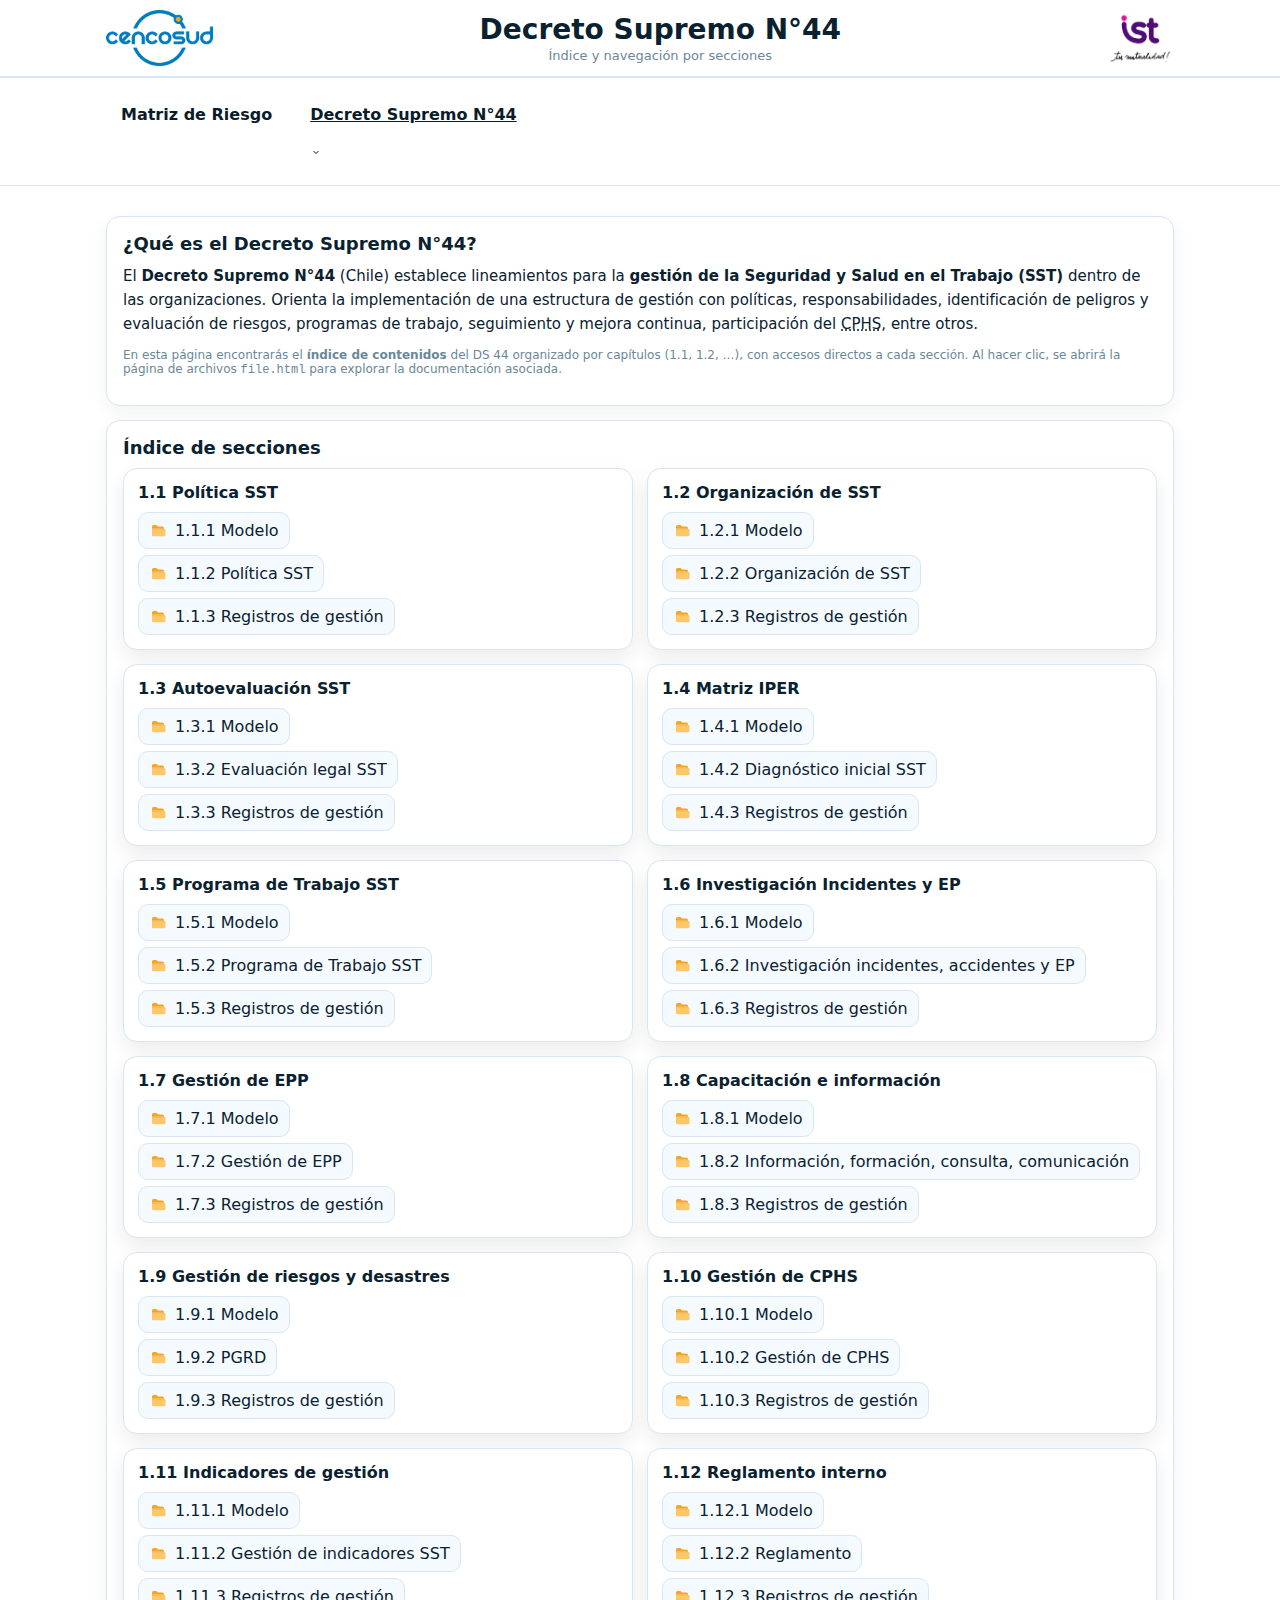
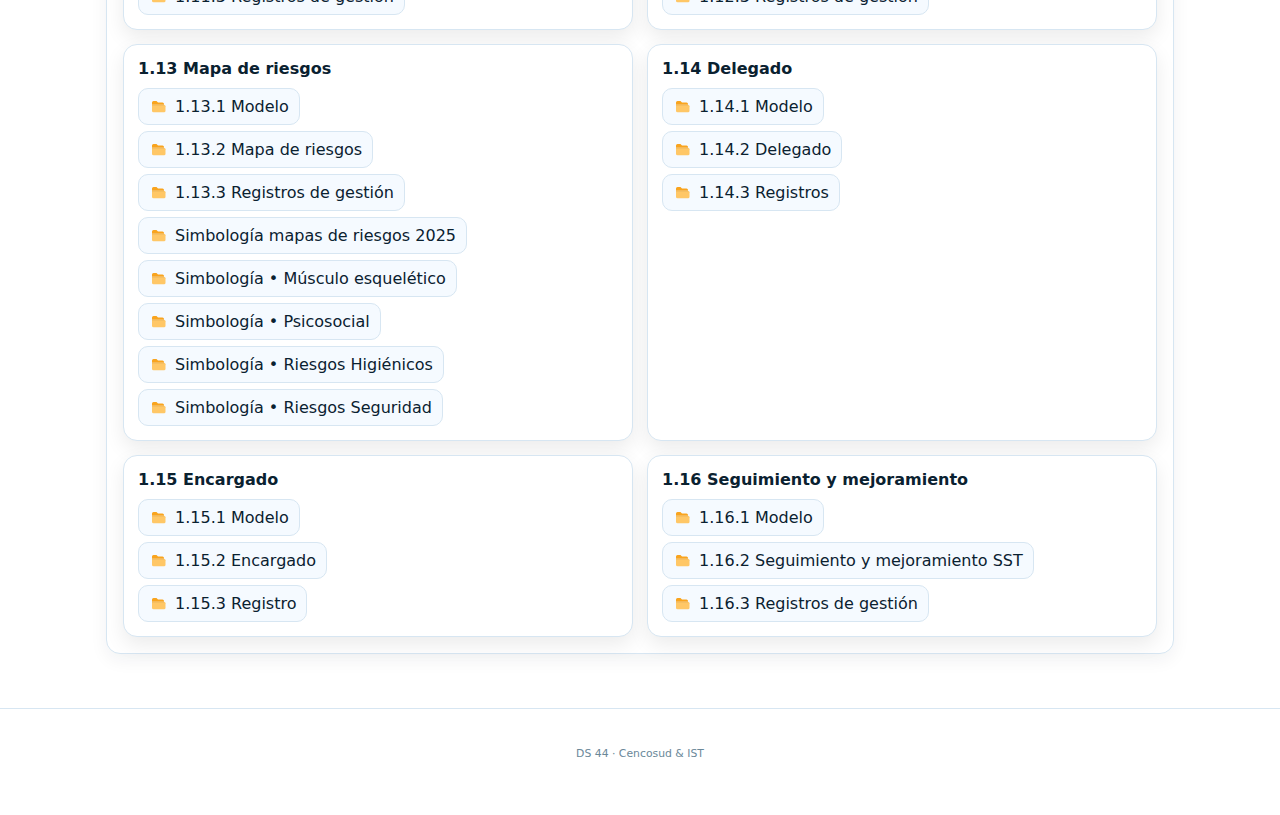
<file: ds44.html>
<!DOCTYPE html>
<html lang="es">
<head>
    <meta charset="UTF-8" />
    <meta name="viewport" content="width=device-width, initial-scale=1" />
    <title>Decreto Supremo N°44</title>

    <!-- Estilos base del sitio -->
    <link rel="stylesheet" href="style.css" />
    <!-- Estilos específicos de esta página -->
    <link rel="stylesheet" href="ds44.css" />

    <!-- Navbar / mega-menú (mismo que index) -->
    <script src="menu.js" defer></script>
    <!-- Render del índice DS44 (esta página) -->
    <script src="ds44_index.js" defer></script>
    <script src="ds44_manifest.js" defer></script>

</head>
<body>

    <!-- ======= BARRA DE MARCA (logos) ======= -->
    <header class="brandbar" role="banner">
        <div class="brandbar__inner container">
        <div class="brandbar__left">
            <img src="static/img/logo_cencosud.png" alt="Cencosud" class="brand-logo brand-logo--cenco" />
        </div>

        <div class="brandbar__title">
            <h1>Decreto Supremo N°44</h1>
            <p class="brandbar__subtitle">Índice y navegación por secciones</p>
        </div>

        <div class="brandbar__right">
            <img src="static/img/logo_ist.png" alt="IST" class="brand-logo brand-logo--ist" />
        </div>
        </div>
    </header>

    <!-- ======= NAVBAR SUPERIOR (atajos) ======= -->
    <nav class="subnav" role="navigation" aria-label="Índice principal">
        <div class="container subnav__inner">
        <ul class="subnav__list">
            <li class="subnav__item">
            <a class="subnav__link" href="index.html">Matriz de Riesgo</a>
            </li>

            <li class="subnav__item subnav__item--hasmenu">
            <!-- Enlace directo a esta misma página (activo) -->
            <a class="subnav__link is-active" href="ds44.html"><strong>Decreto Supremo N°44</strong></a>
            <!-- Botón sólo para abrir el mega-menú (si lo usas) -->
            <button class="subnav__toggle" type="button"
                    aria-haspopup="true" aria-expanded="false" aria-controls="menu-ds44"
                    title="Abrir menú DS44">
                <svg class="subnav__chev" width="12" height="12" viewBox="0 0 24 24" aria-hidden="true">
                <path d="M7 10l5 5 5-5" fill="none" stroke="currentColor" stroke-width="2"/>
                </svg>
            </button>

            <!-- Mega menú (opcional). Puedes poblarlo igual que en index si quieres. -->
            <div id="menu-ds44" class="mega" hidden>
                <div class="mega__scroll">
                <p class="muted small" style="margin:8px 0 0">Usa los accesos rápidos de abajo en la página.</p>
                </div>
            </div>
            </li>
        </ul>
        </div>
    </nav>

    <main class="container">
        <!-- Intro / explicación -->
        <section class="panel ds-hero">
        <h2 class="panel-title">¿Qué es el Decreto Supremo N°44?</h2>
        <p class="ds-lead">
            El <strong>Decreto Supremo N°44</strong> (Chile) establece lineamientos para la
            <strong>gestión de la Seguridad y Salud en el Trabajo (SST)</strong> dentro de las
            organizaciones. Orienta la implementación de una estructura de gestión con
            políticas, responsabilidades, identificación de peligros y evaluación de riesgos,
            programas de trabajo, seguimiento y mejora continua, participación del
            <abbr title="Comité Paritario de Higiene y Seguridad">CPHS</abbr>, entre otros.
        </p>
        <p class="muted small">
            En esta página encontrarás el <strong>índice de contenidos</strong> del DS 44 organizado por
            capítulos (1.1, 1.2, …), con accesos directos a cada sección. Al hacer clic,
            se abrirá la página de archivos <code>file.html</code> para explorar la documentación asociada.
        </p>
        </section>

        <!-- Accesos rápidos por sección -->
        <section class="panel">
        <h3 class="panel-title">Índice de secciones</h3>

        <!-- Aquí renderiza ds44_index.js -->
        <div id="ds44-toc" class="toc-grid" aria-live="polite">
            <!-- Contenido dinámico -->
        </div>
        </section>
    </main>

    <footer class="footer">
        <div class="container"><small>DS 44 · Cencosud & IST</small></div>
    </footer>
</body>
</html>
</file>
<file: style.css>
/* =========================
   Paleta Cencosud (claro)
   ========================= */
:root{
    /* Marca */
    --cenco-blue:   #007CC1;
    --cenco-blue-2: #006AA7;   /* hover/active */
    --cenco-orange: #F9A41E;

    /* Superficies claras */
    --bg:    #ffffff;
    --panel: #ffffff;

    /* Texto y estados */
    --text:  #0a2130;
    --muted: #6a8899;

    /* Contornos y rellenos suaves */
    --border:     #d7e6f2;
    --pill:       #f5faff;
    --pill-hover: #ecf6fd;

    /* Tablas / bloques */
    --table-head: #e8f4fb;
    --chip:       #eef7fd;

    /* Acentos */
    --accent:   var(--cenco-blue);
    --accent-2: var(--cenco-orange);

    /* Colores de categorías de riesgo (según matriz) */
    --risk-low-bg:    #e7f7ee;
    --risk-low-fg:    #0f5132;
    --risk-low-br:    #7ad6a5;

    --risk-med-bg:    #fff8d6;
    --risk-med-fg:    #664d03;
    --risk-med-br:    #ffe066;

    --risk-high-bg:   #ffe3e3;
    --risk-high-fg:   #842029;
    --risk-high-br:   #ffa0a0;
}

/* Reset mínimo */
*{ box-sizing: border-box; }
html,body{ height:100%; }
body{
    margin:0;
    font-family: Inter, system-ui, -apple-system, Segoe UI, Roboto, Arial, sans-serif;
    color: var(--text);
    background: var(--bg);
}

/* Layout base */
.container{ width:100%; max-width:1100px; padding:16px; margin:0 auto; }

/* (Si usas cabecera) */
.topbar{
    background: linear-gradient(180deg, rgba(0,124,193,.08), transparent 60%);
    border-bottom: 1px solid var(--border);
}
.title{ margin:12px 0 4px; font-size:28px; letter-spacing:.2px; }
.subtitle{ margin:0 0 8px; color:var(--muted); font-size:14px; }

/* Panel */
.panel{
    background: var(--panel);
    border: 1px solid var(--border);
    border-radius: 14px;
    padding: 16px;
    margin: 14px 0;
    box-shadow: 0 6px 18px rgba(0,33,48,.06);
}
.panel-title{ margin:0 0 10px; font-size:18px; color: var(--text); }

/* Controles / filtros */
.filters{ display:flex; flex-wrap:wrap; gap:12px 16px; align-items:center; }
.field{ display:grid; gap:6px; min-width:260px; }
.field span{ font-size:12px; color:var(--muted); }

.field input[type="text"],
.field select{
    background: var(--pill);
    border:1px solid var(--border);
    color: var(--text);
    padding:10px 12px;
    border-radius:10px;
    outline:none;
}
.field input[type="text"]::placeholder{ color:#99b7c9; }
.field input[type="text"]:focus,
.field select:focus{
    border-color: var(--accent);
    box-shadow: 0 0 0 3px rgba(0,124,193,.18);
}

/* Botón primario */
.btn{
    background: var(--accent);
    color:#ffffff;
    border:0;
    padding:10px 14px;
    border-radius:10px;
    cursor:pointer;
    transition: background .15s ease, transform .06s ease, box-shadow .15s ease;
    box-shadow: 0 3px 0 rgba(0,0,0,.08);
}
.btn:hover{ background: var(--cenco-blue-2); transform: translateY(-1px); }
.btn[disabled]{ opacity:.6; cursor:not-allowed; }

/* Estado / texto auxiliar */
.status{ margin-top:10px; color:var(--muted); font-size:14px; }
.muted{ color:var(--muted); }
.small{ font-size:12px; }

/* Hojas */
.sheets{ display:flex; flex-wrap:wrap; gap:10px; }
.sheet-pill{
    appearance:none;
    background: var(--pill);
    color: var(--text);
    border:1px solid var(--border);
    padding:10px 14px;
    border-radius:999px;
    font-size:14px;
    cursor:pointer;
    user-select:none;
    transition: transform .06s ease, background .15s ease, border .15s ease, color .15s ease;
}
.sheet-pill:hover, .sheet-pill:focus{
    background: var(--pill-hover);
    border-color: var(--accent);
    color: #063754;
    transform: translateY(-1px);
}
.sheet-pill:focus{ outline:2px solid rgba(0,124,193,.35); }
.sheet-pill[disabled]{ opacity:.5; cursor:not-allowed; }

/* Tabla previa (si se usa) */
.preview{
    width:100%;
    max-height:65vh;
    overflow:auto;
    border:1px solid var(--border);
    border-radius:10px;
    background:#fff;
    padding:8px;
}
.preview table{ border-collapse:collapse; width:100%; font-size:14px; background:#fff; }
.preview th, .preview td{
    border:1px solid var(--border);
    padding:6px 8px;
    white-space:nowrap;
    color: var(--text);
}
.preview th{
    background: var(--table-head);
    position: sticky; top:0;
    color:#0a2130;
}

/* Footer */
.footer{
    text-align:center;
    padding:20px 0 40px;
    color:var(--muted);
    font-size:13px;
    border-top:1px solid var(--border);
    margin-top:24px;
}
.footer a{ color:var(--accent); text-decoration:none; }
.footer a:hover{ text-decoration:underline; }

/* Separador entre vistas */
.divider{ border-left:6px solid var(--accent-2); }

/* ===== Vista de TARJETAS (D → R) ===== */
.cards{ display:grid; grid-template-columns:repeat(12,1fr); gap:14px; }
.risk-card{
    grid-column: span 12;
    background:#fff;
    border:1px solid var(--border);
    border-radius:16px;
    padding:16px;
    display:grid; gap:10px;
}
@media (min-width:860px){ .risk-card{ grid-column: span 6; } }

.rc-top{ display:flex; flex-wrap:wrap; gap:8px; align-items:center; }
.chip{
    background: var(--chip);
    border:1px solid #c6e0ef;
    color:#063754;
    padding:6px 10px;
    border-radius:999px;
    font-size:12px;
}
.chip-flag{   background: #fff6e6; color:#7a4b00; border-color:#ffd18a; }
.chip-person{ background: #e9f6ff; color:#00476d; border-color:#badef1; }
.chip-proc{   background: #e9f6ff; color:#00476d; border-color:#badef1; }
.chip-act{    background: #fff6e6; color:#7a4b00; border-color:#ffd18a; }

.rc-section{
    background:#f7fbfe;
    border:1px dashed #c9e3f3;
    border-radius:12px;
    padding:12px;
}
.rc-grid{ display:grid; grid-template-columns:1fr; gap:10px; }
@media (min-width:640px){ .rc-grid{ grid-template-columns:1fr 1fr; } }
.rc-title{ font-size:13px; color:#41667a; margin-bottom:6px; }
.rc-value{ font-size:14px; color:var(--text); white-space:pre-wrap; }

/* Métricas Probabilidad / VR */
.metrics{ display:grid; grid-template-columns:repeat(12,1fr); gap:10px; }
.metric{
    grid-column: span 12;
    background:#f7fbfe;
    border:1px solid #c9e3f3;
    border-radius:12px;
    padding:10px;
}
@media (min-width:640px){ .metric{ grid-column: span 6; } }
.metric h4{ margin:0 0 8px; font-size:14px; color:#0a2130; }
.metric .badges{ display:flex; gap:6px; flex-wrap:wrap; }
.badge{
    display:inline-block;
    padding:4px 8px;
    border-radius:8px;
    border:1px solid #c6e0ef;
    font-size:12px;
    background:#eaf6ff;
    color:#063754;
}

/* Valorización/Revalorización con categorías */
.score{
    margin-top:6px;
    display:inline-block;
    padding:6px 10px;
    border-radius:10px;
    font-weight:600;
    font-size:13px;
    border:1px solid var(--border);
    background:#fff;
    color:var(--text);
}
.score--low{
    background: var(--risk-low-bg);
    color: var(--risk-low-fg);
    border-color: var(--risk-low-br);
}
.score--medium{
    background: var(--risk-med-bg);
    color: var(--risk-med-fg);
    border-color: var(--risk-med-br);
}
.score--high{
    background: var(--risk-high-bg);
    color: var(--risk-high-fg);
    border-color: var(--risk-high-br);
}

/* Medidas de control */
.controls{
    background:#f7fbfe;
    border:1px solid #c9e3f3;
    border-radius:12px;
    padding:10px;
}
.controls ul{ margin:6px 0 0; padding-left:18px; }
.controls li{ margin:4px 0; }
/* ======= Barra de marca (logos y título) ======= */
.brandbar{
    background: #fff;
    border-bottom: 1px solid var(--border);
}
.brandbar__inner{
    display: grid;
    grid-template-columns: auto 1fr auto;
    align-items: center;
    gap: 12px;
    padding-top: 10px;
    padding-bottom: 10px;
}
.brand-logo{
    display:block;
    height: 40px;            /* móvil */
    width: auto;
    object-fit: contain;
}
.brand-logo--cenco{ height: 44px; }
.brand-logo--ist{ height: 40px; }

.brandbar__title{
    text-align: center;
}
.brandbar__title h1{
    margin: 0;
    font-size: 22px;
    line-height: 1.2;
    color: var(--text);
}
.brandbar__subtitle{
    margin: 2px 0 0;
    font-size: 12px;
    color: var(--muted);
}

@media (min-width: 768px){
    .brand-logo{ height: 52px; }
    .brand-logo--cenco{ height: 56px; }
    .brandbar__title h1{ font-size: 28px; }
    .brandbar__subtitle{ font-size: 13px; }
}
.controls ul.clean-list { list-style: disc; padding-left: 18px; margin: 6px 0 0; }
.controls ul.clean-list li { margin: 4px 0; }

/* ===== Encabezado de marca dentro de cada tarjeta ===== */
.risk-card .card-brandbar{
    display:flex;
    align-items:center;
    justify-content:space-between;
    gap:12px;
    padding:8px 10px;
    background:#ffffff;
    border:1px solid #e5e7eb;
    border-radius:12px;
    box-shadow:0 1px 2px rgba(0,0,0,.04);
    margin-bottom:10px;
}

.risk-card .card-brandbar .brand-mini{
    height:28px;            /* ajusta si quieres más grande */
    width:auto;
    max-width:120px;
    object-fit:contain;
}

.risk-card .card-brandbar .brand-title{
    flex:1;
    text-align:center;
    font-size:14px;
    font-weight:700;
    letter-spacing:.06em;
    text-transform:uppercase;
    color: var(--cenco-blue, #007CC1);
    padding:0 8px;
    word-break:break-word;
}
.risk-card.exporting .dl-card-btn { display: none !important; }
/* ====== NAVBAR ====== */
.subnav {
    background:#fff;
    border-top:1px solid var(--border, #e5e7eb);
    border-bottom:1px solid var(--border, #e5e7eb);
    position: sticky; top: 0; z-index: 20; /* fija bajo header si quieres */
}
.subnav__inner { display:flex; align-items:center; justify-content:flex-start; }
.subnav__list { list-style:none; margin:0; padding:0; display:flex; gap:8px; }
.subnav__item { position:relative; }
.subnav__link,
.subnav__toggle {
    display:flex; align-items:center; gap:6px;
    padding:10px 14px; border-radius:10px;
    background:#fff; color: var(--text-dark, #0b1b2a);
    border:1px solid transparent; cursor:pointer; text-decoration:none;
    font-weight:600;
}
.subnav__link:hover,
.subnav__toggle:hover,
.subnav__link:focus-visible,
.subnav__toggle:focus-visible {
    color: var(--cenco-blue, #007CC1);
    border-color: var(--border, #e5e7eb);
    outline: none;
}
.subnav__chev { transition: transform .2s ease; }
.subnav__item--open .subnav__chev { transform: rotate(180deg); }

/* Mega menú */
.mega {
    position:absolute; left:0; top:calc(100% + 8px);
    width: min(100vw, 1100px);
    background:#fff; border:1px solid var(--border, #e5e7eb);
    border-radius:14px; box-shadow:0 12px 28px rgba(0,0,0,.12);
    padding:12px; z-index: 25;
}
.mega__scroll { max-height: 60vh; overflow:auto; padding-right:6px; }

/* Árbol con details/summary */
.tree { margin:0 0 8px; padding:10px; border:1px solid var(--border, #e5e7eb); border-radius:10px; }
.tree > summary { cursor:pointer; font-weight:700; color: var(--cengo-blue, #007CC1); }
.tree ul { margin:8px 0 0 18px; padding:0; list-style: none; }
.tree li { margin:4px 0; }
.tree a { color:#0b1b2a; text-decoration:none; padding:2px 0; display:inline-block; }
.tree a:hover { color: var(--cenco-blue, #007CC1); text-decoration: underline; }

/* Responsive */
@media (max-width: 720px){
    .subnav__list { gap:6px; }
    .subnav__link, .subnav__toggle { padding:8px 12px; }
    .mega { width: calc(100vw - 16px); left: 8px; }
}
</file>
<file: ds44.css>
/* ===== DS44 — estilos específicos (usa variables de style.css) ===== */

.ds-hero {
    background: var(--panel);
    border: 1px solid var(--border);
    border-radius: 14px;
}

.ds-lead {
    font-size: 15px;
    line-height: 1.6;
    margin: 8px 0 0;
}

/* Grilla de “tarjetas de sección” */
.toc-grid {
    display: grid;
    grid-template-columns: repeat(12, 1fr);
    gap: 14px;
}

/* Cada bloque de capítulo (p. ej., 1.1, 1.2, ...) */
.toc-section {
    grid-column: span 12;
    background: var(--panel);
    border: 1px solid var(--border);
    border-radius: 14px;
    padding: 14px;
    box-shadow: 0 8px 20px rgba(0,0,0,0.08);
}
@media (min-width: 900px) {
    .toc-section { grid-column: span 6; }
}

.toc-section h4 {
    margin: 0 0 10px;
    font-size: 16px;
}

/* Lista de subítems */
.toc-list {
    list-style: none;
    padding-left: 0;
    margin: 0;
    display: grid;
    grid-template-columns: 1fr;
    gap: 6px;
}

/* Enlaces con icono de carpeta */
.folder-link {
    display: inline-flex;
    align-items: center;
    gap: 8px;
    padding: 8px 10px;
    border-radius: 10px;
    text-decoration: none;
    color: var(--text);
    background: var(--pill);
    border: 1px solid var(--border);
    transition: transform 0.06s ease, background 0.15s ease, border 0.15s ease;
}
.folder-link:hover,
.folder-link:focus {
    background: var(--pill-hover);
    border-color: color-mix(in oklab, var(--accent) 45%, var(--border));
    transform: translateY(-1px);
    outline: none;
}

/* Icono carpeta */
.folder-icon {
    width: 18px;
    height: 18px;
    flex: 0 0 18px;
    display: inline-block;
}

/* Estado activo (opcional) */
.subnav__link.is-active {
    font-weight: 700;
    text-decoration: underline;
}

/* Subtexto en cada link (si se usa) */
.folder-desc {
    display: block;
    font-size: 12px;
    color: var(--muted);
}

/* ====== Lista de archivos (raíz DS44) ====== */
.file-list {
    list-style: none;
    margin: 12px 0 0;
    padding: 0;
    display: grid;
    grid-template-columns: repeat(auto-fit, minmax(280px, 1fr));
    gap: 12px;
}

.file-item {
    display: flex;
    align-items: center;
    gap: 12px;
    padding: 12px 14px;
    background: #fff;
    border: 1px solid #e5e7eb;
    border-radius: 12px;
    box-shadow: 0 1px 2px rgba(0,0,0,.04);
}

.file-item .ficon {
    position: relative;
    width: 38px;
    height: 46px;
    border-radius: 8px;
    flex: none;
    border: 1px solid #e5e7eb;
    background: linear-gradient(#f3f4f6, #e5e7eb);
    box-shadow: inset 0 1px 0 rgba(255,255,255,.6);
}
.file-item .ficon::before {
  /* “oreja” de hoja */
    content: "";
    position: absolute;
    right: 0; top: 0;
    width: 14px; height: 14px;
    background: rgba(255,255,255,.9);
    border-left: 1px solid rgba(0,0,0,.06);
    border-bottom: 1px solid rgba(0,0,0,.06);
    border-top-right-radius: 8px;
    transform: translate(1px, -1px) skewY(-12deg);
}
.file-item .ficon::after {
    content: attr(data-ext);
    position: absolute;
    left: 6px; bottom: 4px;
    font-size: 10px;
    font-weight: 800;
    letter-spacing: .04em;
    opacity: .85;
}

/* Meta (título + descripción) */
.file-item .meta { flex: 1; min-width: 0; }
.file-item .title {
    display: inline-block;
    font-weight: 600;
    color: #0b1b2a;
    text-decoration: none;
}
.file-item .title:hover { text-decoration: underline; }
.file-item .desc {
    display: block;
    margin-top: 2px;
    font-size: 12px;
    color: #6b7280;
    white-space: nowrap;
    overflow: hidden;
    text-overflow: ellipsis;
}

/* Acción */
.file-item .actions { margin-left: auto; }
.file-item .btn-dl {
    display: inline-flex;
    align-items: center;
    gap: 6px;
    padding: 8px 12px;
    border-radius: 10px;
    border: 1px solid #d0d7de;
    background: #ffffff;
    font-size: 12px;
    cursor: pointer;
    text-decoration: none;
    white-space: nowrap;
    transition: box-shadow .15s ease, transform .05s ease;
}
.file-item .btn-dl:hover { box-shadow: 0 2px 6px rgba(0,0,0,.08); }
.file-item .btn-dl:active { transform: translateY(1px); }

/* ====== Temas por extensión ====== */
.ext-pdf .ficon {
    background: linear-gradient(#fee2e2, #fecaca);
    border-color: #fecaca;
}
.ext-pdf .ficon::after { content: "PDF"; color: #991b1b; }
.ext-pdf .btn-dl { border-color:#fecaca; }

.ext-potx .ficon {
    background: linear-gradient(#dbeafe, #bfdbfe);
    border-color: #bfdbfe;
}
.ext-potx .ficon::after { content: "POTX"; color: #1d4ed8; }
.ext-potx .btn-dl { border-color:#bfdbfe; }

/* Modo compacto en móviles muy chicos */
@media (max-width: 420px) {
    .file-item { padding: 10px 12px; }
    .file-item .btn-dl { padding: 6px 10px; }
}
</file>
